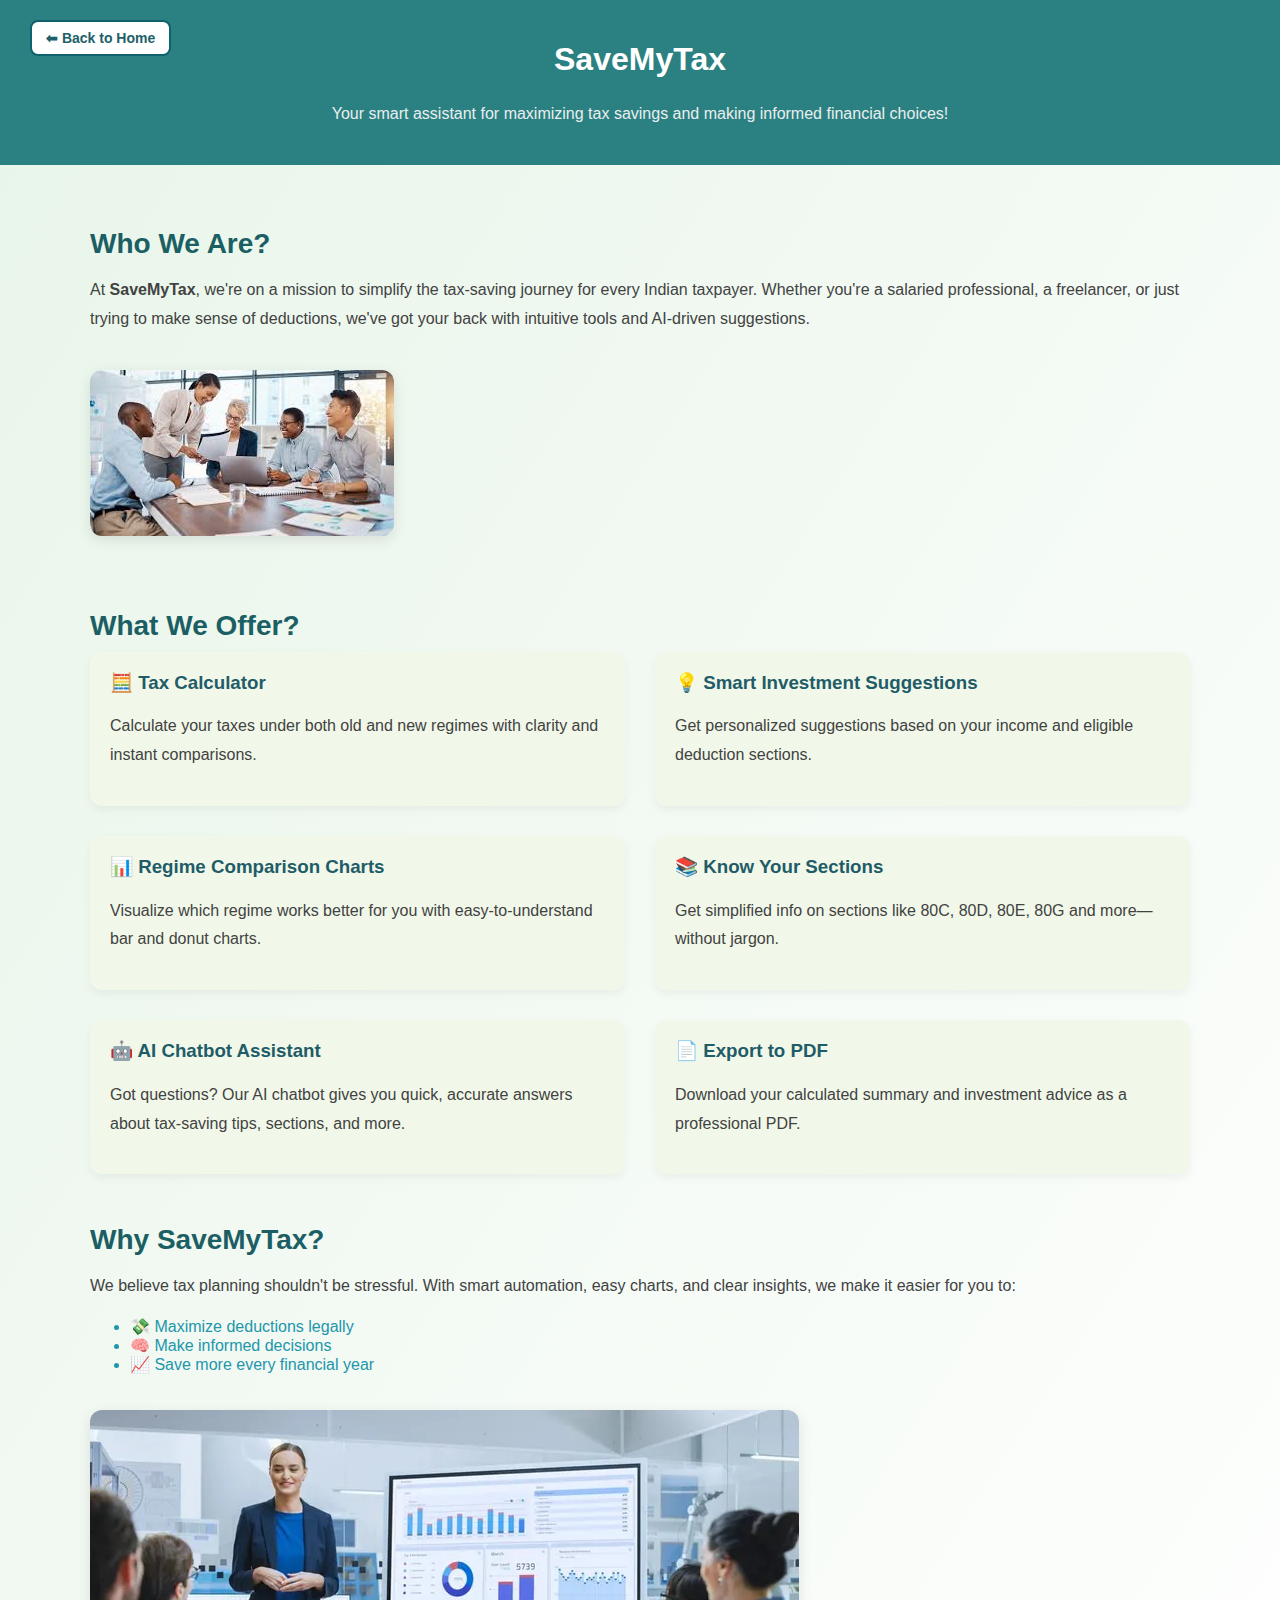
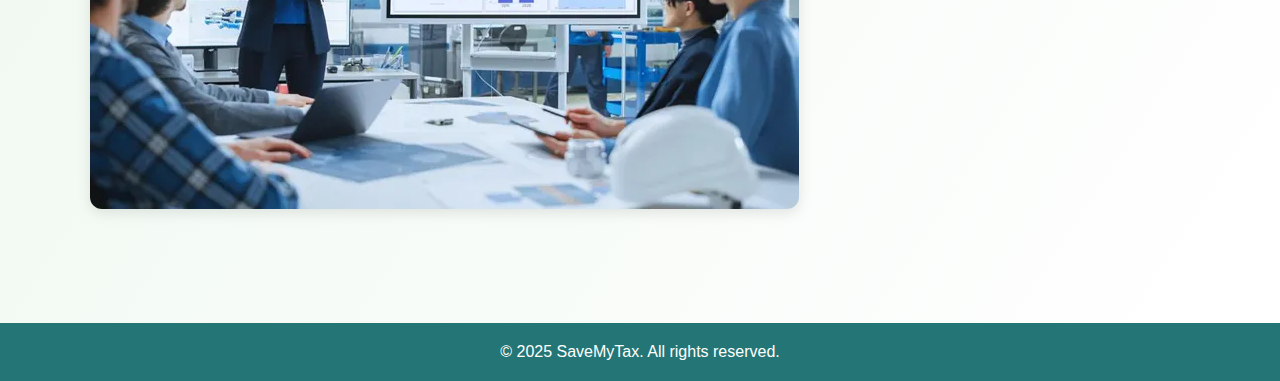
<file: aboutUs.html>
<!DOCTYPE html>
<html lang="en">
  <head>
    <meta charset="UTF-8" />
    <title>About Us | TaxOptimizer</title>
    <style>
      body {
        font-family: "Segoe UI", sans-serif;
        margin: 0;
        padding: 0;
        background: linear-gradient(to bottom right, #e8f5e9, #ffffff);
        color: #2196ab;
      }

      header {
        background-color: #2b8181;
        padding: 20px;
        color: white;
        text-align: center;
      }

      .container {
        max-width: 1100px;
        margin: auto;
        padding: 40px 20px;
      }

      .section {
        margin-bottom: 50px;
      }

      h2 {
        font-size: 28px;
        margin-bottom: 10px;
        color: #1b5f64;
      }

      p {
        font-size: 16px;
        line-height: 1.8;
        color: #424242;
      }

      img {
        max-width: 100%;
        border-radius: 12px;
        box-shadow: 0 4px 14px rgba(0, 0, 0, 0.1);
        margin: 20px 0;
      }

      .features {
        display: grid;
        grid-template-columns: 1fr 1fr;
        gap: 30px;
      }

      .feature-box {
        background: #f1f8e9;
        padding: 20px;
        border-radius: 12px;
        box-shadow: 0 4px 10px rgba(0, 0, 0, 0.05);
      }

      .feature-box h3 {
        margin-top: 0;
        color: #1f5c68;
      }

      footer {
        background: #247575;
        color: white;
        padding: 20px;
        text-align: center;
      }

      @media (max-width: 768px) {
        .features {
          grid-template-columns: 1fr;
        }
      }
      .head {
        font: bolder;
        color: #e9eeef;
      }
      .back-button {
        position: absolute;
        top: 20px;
        left: 30px;
        background-color: #ffffff;
        color: #216069;
        border: 2px solid #10616e;
        border-radius: 8px;
        padding: 8px 14px;
        font-size: 14px;
        font-weight: bold;
        cursor: pointer;
        transition: 0.3s ease;
        z-index: 999;
      }

      .back-button:hover {
        background-color: #247681;
        color: #fff;
      }
    </style>
  </head>
  <body>
    <button class="back-button" onclick="location.href='home.html'">
      ⬅ Back to Home
    </button>
    <header>
      <h1>SaveMyTax</h1>
      <p class="head">
        Your smart assistant for maximizing tax savings and making informed
        financial choices!
      </p>
    </header>

    <div class="container">
      <div class="section">
        <h2>Who We Are?</h2>
        <p>
          At <strong>SaveMyTax</strong>, we're on a mission to simplify the
          tax-saving journey for every Indian taxpayer. Whether you're a
          salaried professional, a freelancer, or just trying to make sense of
          deductions, we've got your back with intuitive tools and AI-driven
          suggestions.
        </p>
        <img src="/tax_panning.jpeg" alt="Team working on tax planning" />
      </div>

      <div class="section">
        <h2>What We Offer?</h2>
        <div class="features">
          <div class="feature-box">
            <h3>🧮 Tax Calculator</h3>
            <p>
              Calculate your taxes under both old and new regimes with clarity
              and instant comparisons.
            </p>
          </div>
          <div class="feature-box">
            <h3>💡 Smart Investment Suggestions</h3>
            <p>
              Get personalized suggestions based on your income and eligible
              deduction sections.
            </p>
          </div>
          <div class="feature-box">
            <h3>📊 Regime Comparison Charts</h3>
            <p>
              Visualize which regime works better for you with
              easy-to-understand bar and donut charts.
            </p>
          </div>
          <div class="feature-box">
            <h3>📚 Know Your Sections</h3>
            <p>
              Get simplified info on sections like 80C, 80D, 80E, 80G and
              more—without jargon.
            </p>
          </div>
          <div class="feature-box">
            <h3>🤖 AI Chatbot Assistant</h3>
            <p>
              Got questions? Our AI chatbot gives you quick, accurate answers
              about tax-saving tips, sections, and more.
            </p>
          </div>
          <div class="feature-box">
            <h3>📄 Export to PDF</h3>
            <p>
              Download your calculated summary and investment advice as a
              professional PDF.
            </p>
          </div>
        </div>
      </div>

      <div class="section">
        <h2>Why SaveMyTax?</h2>
        <p>
          We believe tax planning shouldn't be stressful. With smart automation,
          easy charts, and clear insights, we make it easier for you to:
        </p>
        <ul>
          <li>💸 Maximize deductions legally</li>
          <li>🧠 Make informed decisions</li>
          <li>📈 Save more every financial year</li>
        </ul>
        <img
          src="/visuals.webp"
          alt="Visual of data analytics and tax charts"
        />
      </div>
    </div>

    <footer>&copy; 2025 SaveMyTax. All rights reserved.</footer>
  </body>
</html>
</file>
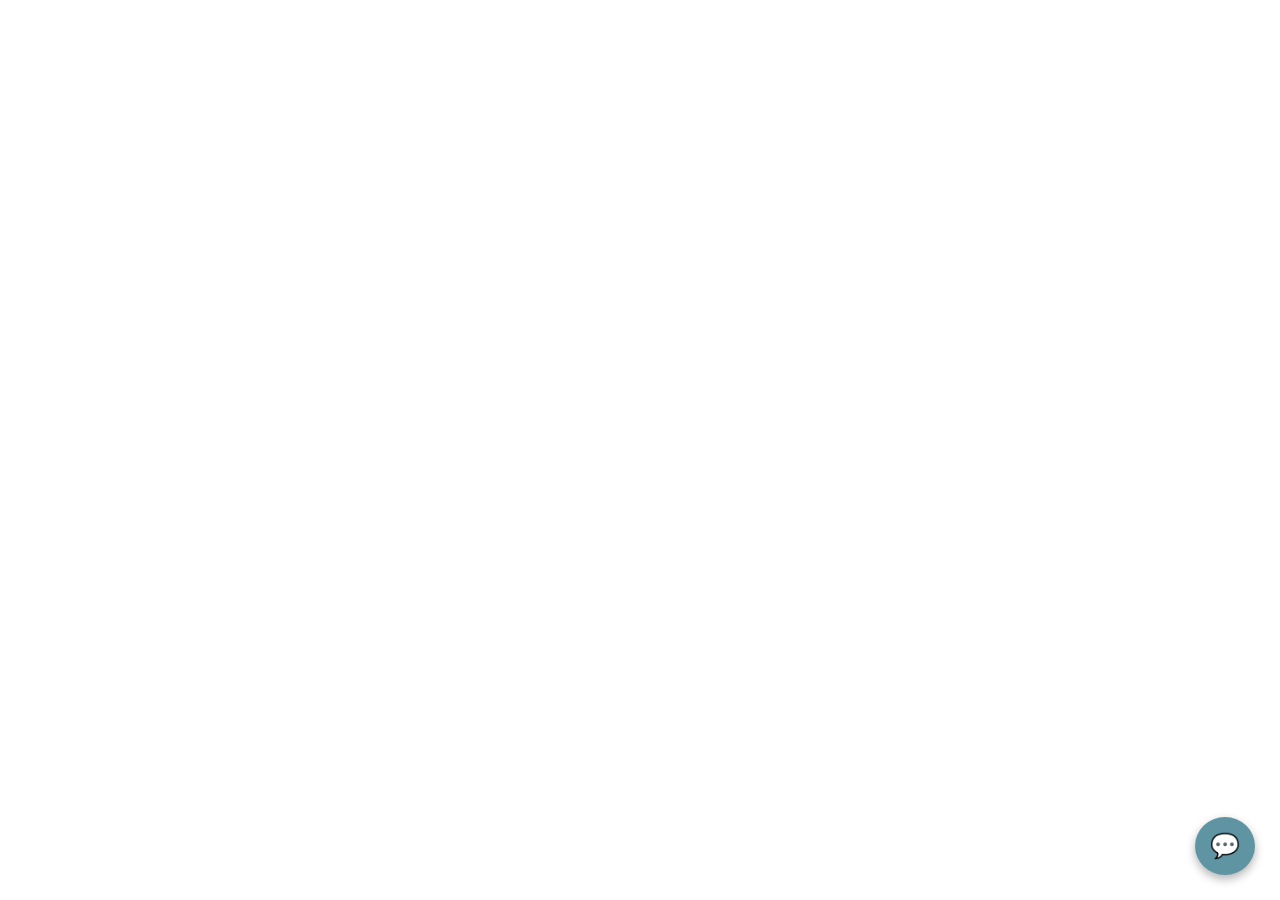
<file: c.html>
<!DOCTYPE html>
<html lang="en">
  <head>
    <meta charset="UTF-8" />
    <meta name="viewport" content="width=device-width, initial-scale=1.0" />
    <title>TaxBot - Chatbot</title>
    <link rel="stylesheet" href="c.css" />
  </head>
  <body>
    <!-- Floating Icon -->
    <div id="chatbot-icon" onclick="toggleChat()">💬</div>

    <!-- Chat Container -->
    <div id="chat-container" class="hidden">
      <div id="chat-header">Tax Assist</div>
      <div id="chat-box">
        <div id="suggestions" class="suggestion-container">
          <p>Try asking about:</p>
          <button
            class="suggestion-btn"
            onclick="sendSuggestion('Can you explain the latest changes in Section 80C for FY 2024-25?')"
          >
            📜 Changed rules of 80C?
          </button>
          <button
            class="suggestion-btn"
            onclick="sendSuggestion('Tell me the latest stock market news today')"
          >
            📰 Stock news today
          </button>
          <button
            class="suggestion-btn"
            onclick="sendSuggestion('How does investing in SIP help in tax saving?')"
          >
            💸 Invest in mutual fund SIP?
          </button>
          <button
            class="suggestion-btn"
            onclick="sendSuggestion('How can I save more tax this year?')"
          >
            💡 Tax Saving Tips
          </button>
        </div>
      </div>
      <div id="chat-input-area">
        <input type="text" id="user-input" placeholder="Ask something..." />
        <button onclick="sendMessage()">Send</button>
      </div>
    </div>

    <script src="c.js"></script>
  </body>
</html>
</file>
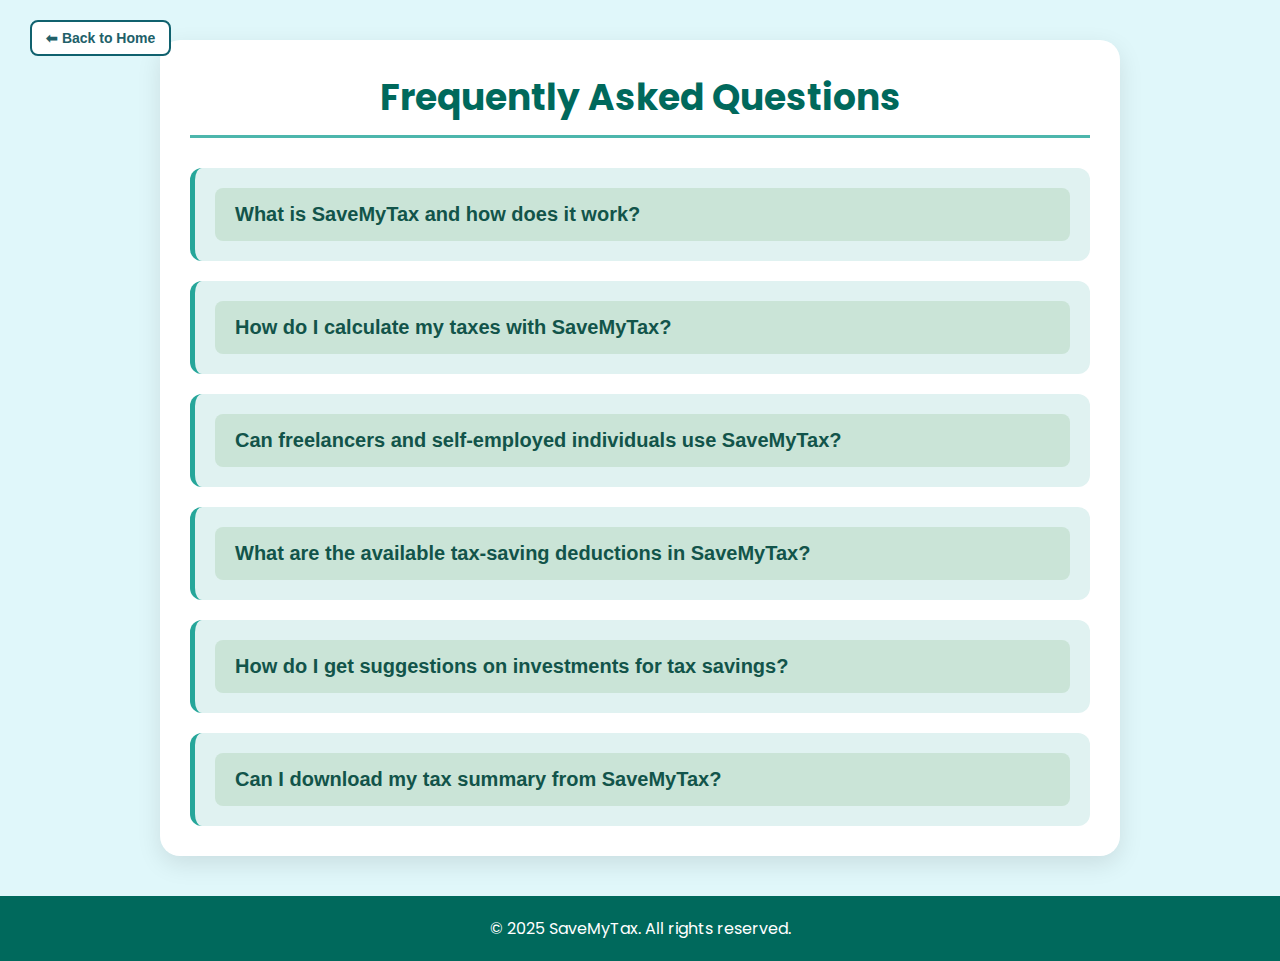
<file: faq.html>
<!DOCTYPE html>
<html lang="en">
  <head>
    <meta charset="UTF-8" />
    <meta name="viewport" content="width=device-width, initial-scale=1.0" />
    <title>FAQ | SaveMyTax</title>
    <link
      href="https://fonts.googleapis.com/css2?family=Poppins:wght@400;600&display=swap"
      rel="stylesheet"
    />
    <style>
      body {
        font-family: "Poppins", sans-serif;
        margin: 0;
        padding: 0;
        background: #e0f7fa;
      }

      .output-wrapper {
        margin: 40px auto;
        max-width: 900px;
        padding: 30px;
        background: white;
        border-radius: 20px;
        box-shadow: 0 8px 24px rgba(0, 0, 0, 0.1);
        display: flex;
        flex-direction: column;
        gap: 30px;
      }

      .faq-title {
        font-size: 36px;
        font-weight: 700;
        color: #00695c;
        text-align: center;
        border-bottom: 3px solid #4db6ac;
        padding-bottom: 10px;
      }

      .faq-section {
        display: flex;
        flex-direction: column;
        gap: 20px;
      }

      .faq-item {
        background: #e0f2f1;
        border-left: 5px solid #26a69a;
        padding: 20px;
        border-radius: 12px;
        transition: all 0.3s ease;
      }

      .faq-item:hover {
        box-shadow: 0 4px 16px rgba(0, 0, 0, 0.1);
      }

      .faq-item button {
        width: 100%;
        padding: 15px 20px;
        background-color: #cae4d7;
        color: rgb(18, 84, 74);
        font-size: 20px;
        font-weight: 600;
        text-align: left;
        border: none;
        border-radius: 8px;
        cursor: pointer;
        transition: background-color 0.3s;
      }

      .faq-item button:hover {
        background-color: #85b4ac;
      }

      .faq-item div {
        background-color: #ffffff;
        padding: 15px 20px;
        margin-top: 10px;
        border-radius: 8px;
        display: none;
        color: #333;
        font-size: 17px;
      }

      footer {
        background: #00695c;
        color: white;
        padding: 20px;
        text-align: center;
        font-size: 16px;
      }

      @media (max-width: 768px) {
        .output-wrapper {
          margin: 20px;
          padding: 20px;
        }

        .faq-title {
          font-size: 28px;
        }

        .faq-item button {
          font-size: 18px;
        }
      }
      .back-button {
        position: absolute;
        top: 20px;
        left: 30px;
        background-color: #ffffff;
        color: #216069;
        border: 2px solid #10616e;
        border-radius: 8px;
        padding: 8px 14px;
        font-size: 14px;
        font-weight: bold;
        cursor: pointer;
        transition: 0.3s ease;
        z-index: 999;
      }

      .back-button:hover {
        background-color: #247681;
        color: #fff;
      }
    </style>
  </head>
  <body>
    <button class="back-button" onclick="location.href='home.html'">
      ⬅ Back to Home
    </button>
    <div class="output-wrapper">
      <div class="faq-title">Frequently Asked Questions</div>
      <div class="faq-section">
        <div class="faq-item">
          <button onclick="toggleAnswer(1)">
            What is SaveMyTax and how does it work?
          </button>
          <div id="answer1">
            <p>
              SaveMyTax is a platform that helps Indian taxpayers optimize their
              taxes through an AI-driven tax calculator and smart deduction
              suggestions. It allows you to calculate taxes under both the old
              and new tax regimes and offers personalized tips for maximizing
              deductions.
            </p>
          </div>
        </div>

        <div class="faq-item">
          <button onclick="toggleAnswer(2)">
            How do I calculate my taxes with SaveMyTax?
          </button>
          <div id="answer2">
            <p>
              Simply enter your income details, eligible deductions, and any
              applicable exemptions. SaveMyTax will calculate your taxes under
              both old and new regimes and help you compare which regime
              provides the most savings.
            </p>
          </div>
        </div>

        <div class="faq-item">
          <button onclick="toggleAnswer(4)">
            Can freelancers and self-employed individuals use SaveMyTax?
          </button>
          <div id="answer4">
            <p>
              Yes, SaveMyTax is designed for all taxpayers, including
              freelancers and self-employed individuals. The platform helps you
              calculate taxes based on various income sources and offers
              suggestions on deductions that apply to your situation.
            </p>
          </div>
        </div>

        <div class="faq-item">
          <button onclick="toggleAnswer(5)">
            What are the available tax-saving deductions in SaveMyTax?
          </button>
          <div id="answer5">
            <p>
              SaveMyTax provides suggestions based on a variety of deductions
              such as Section 80C, 80D, 80G, and others. It helps you maximize
              your savings by ensuring you claim all eligible deductions under
              the law.
            </p>
          </div>
        </div>

        <div class="faq-item">
          <button onclick="toggleAnswer(6)">
            How do I get suggestions on investments for tax savings?
          </button>
          <div id="answer6">
            <p>
              SaveMyTax offers personalized investment suggestions based on your
              income, tax regime, and eligible deductions. These suggestions
              include options like PPF, ELSS, NPS, and more, helping you
              maximize your savings.
            </p>
          </div>
        </div>

        <div class="faq-item">
          <button onclick="toggleAnswer(7)">
            Can I download my tax summary from SaveMyTax?
          </button>
          <div id="answer7">
            <p>
              Yes, you can export your tax summary and investment suggestions to
              a PDF document for easy reference and record-keeping.
            </p>
          </div>
        </div>
      </div>
    </div>

    <footer>&copy; 2025 SaveMyTax. All rights reserved.</footer>

    <script>
      function toggleAnswer(id) {
        const answerDiv = document.getElementById("answer" + id);
        answerDiv.style.display =
          answerDiv.style.display === "block" ? "none" : "block";
      }
    </script>
  </body>
</html>
</file>
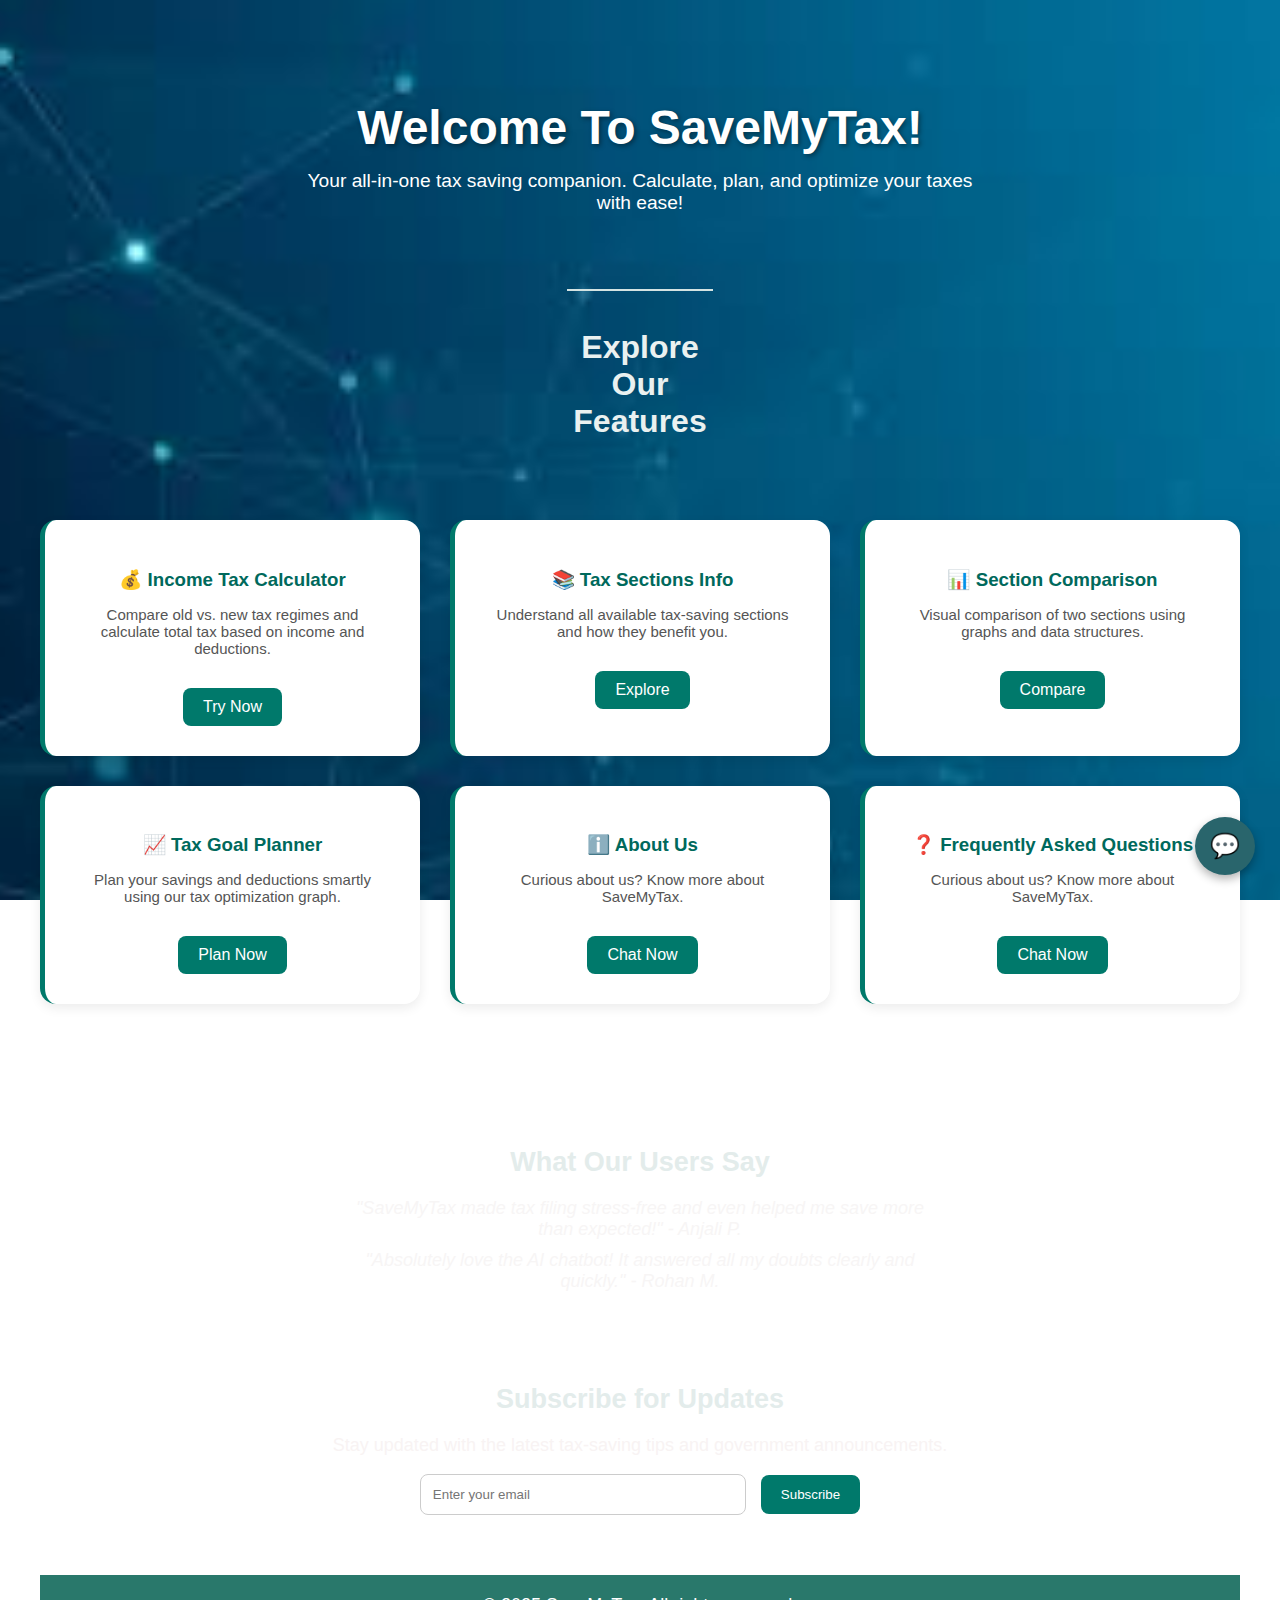
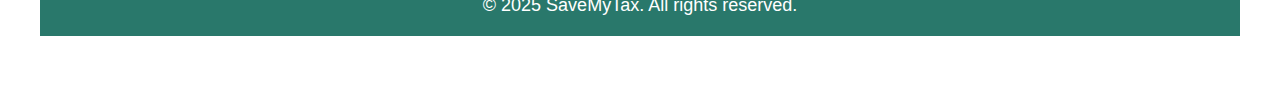
<file: home.html>
<!DOCTYPE html>
<html lang="en">
  <head>
    <meta charset="UTF-8" />
    <meta name="viewport" content="width=device-width, initial-scale=1.0" />
    <title>SaveMyTax - Home</title>
    <link rel="stylesheet" href="/new.css" />
  </head>
  <body>
    <header>
      <h1>Welcome To SaveMyTax!</h1>
      <p>
        Your all-in-one tax saving companion. Calculate, plan, and optimize your
        taxes with ease!
      </p>
    </header>
    <div class="sidebar-title">Explore Our Features</div>
    <section class="features">
      <div class="card">
        <h3>💰 Income Tax Calculator</h3>
        <p>
          Compare old vs. new tax regimes and calculate total tax based on
          income and deductions.
        </p>
        <a href="/index.html">Try Now</a>
      </div>
      <div class="card">
        <h3>📚 Tax Sections Info</h3>
        <p>
          Understand all available tax-saving sections and how they benefit you.
        </p>
        <a href="/info.html">Explore</a>
      </div>

      <div class="card">
        <h3>📊 Section Comparison</h3>
        <p>
          Visual comparison of two sections using graphs and data structures.
        </p>
        <a href="/chart.html">Compare</a>
      </div>
      <div class="card">
        <h3>📈 Tax Goal Planner</h3>
        <p>
          Plan your savings and deductions smartly using our tax optimization
          graph.
        </p>
        <a href="/tax_saving.html">Plan Now</a>
      </div>
      <div class="card">
        <h3>ℹ️ About Us</h3>
        <p>Curious about us? Know more about SaveMyTax.</p>
        <a href="/aboutUs.html">Chat Now</a>
      </div>
      <div class="card">
        <h3>❓ Frequently Asked Questions</h3>
        <p>Curious about us? Know more about SaveMyTax.</p>
        <a href="/faq.html">Chat Now</a>
      </div>
    </section>

    <section class="reviews">
      <h2>What Our Users Say</h2>
      <p class="review">
        "SaveMyTax made tax filing stress-free and even helped me save more than
        expected!" - Anjali P.
      </p>
      <p class="review">
        "Absolutely love the AI chatbot! It answered all my doubts clearly and
        quickly." - Rohan M.
      </p>

    <section class="newsletter">
      <h2>Subscribe for Updates</h2>
      <p>
        Stay updated with the latest tax-saving tips and government
        announcements.
      </p>
      <form onsubmit="subscribe(event)">
        <input
          type="email"
          id="email"
          placeholder="Enter your email"
          required
        />
        <button type="submit">Subscribe</button>
      </form>
    </section>
    <!-- Floating Icon -->
    <div id="chatbot-icon" onclick="toggleChat()">💬</div>
    <!-- Chat Container -->
    <div id="chat-container" class="hidden">
      <div id="chat-header">Tax Assist</div>
      <div id="chat-box">
        <div id="suggestions" class="suggestion-container">
          <p>Try asking about:</p>
          <button
            class="suggestion-btn"
            onclick="sendSuggestion('Can you explain the latest changes in Section 80C for FY 2024-25?')"
          >
            📜 Changed rules of 80C?
          </button>
          <button
            class="suggestion-btn"
            onclick="sendSuggestion('Tell me the basics of stock market')"
          >
            📰 More about stocks
          </button>
          <button
            class="suggestion-btn"
            onclick="sendSuggestion('How does investing in SIP help in tax saving?')"
          >
            💸 Invest in mutual fund SIP?
          </button>
          <button
            class="suggestion-btn"
            onclick="sendSuggestion('How can I save more tax this year?')"
          >
            💡 Tax Saving Tips
          </button>
        </div>
      </div>
      <div id="chat-input-area">
        <input type="text" id="user-input" placeholder="Ask something..." />
        <button onclick="sendMessage()">Send</button>
      </div>
    </div>

    <script src="/c.js"></script>
    <footer>&copy; 2025 SaveMyTax. All rights reserved.</footer>

    <script>
      function subscribe(event) {
        event.preventDefault();
        const email = document.getElementById("email").value;
        if (email) {
          alert(`Thanks for subscribing, ${email}! We'll keep you posted.`);
          document.getElementById("email").value = "";
        }
      }

      function toggleAnswer(id) {
        const answerDiv = document.getElementById("answer" + id);
        answerDiv.style.display =
          answerDiv.style.display === "block" ? "none" : "block";
      }
    </script>
  </body>
</html>
</file>
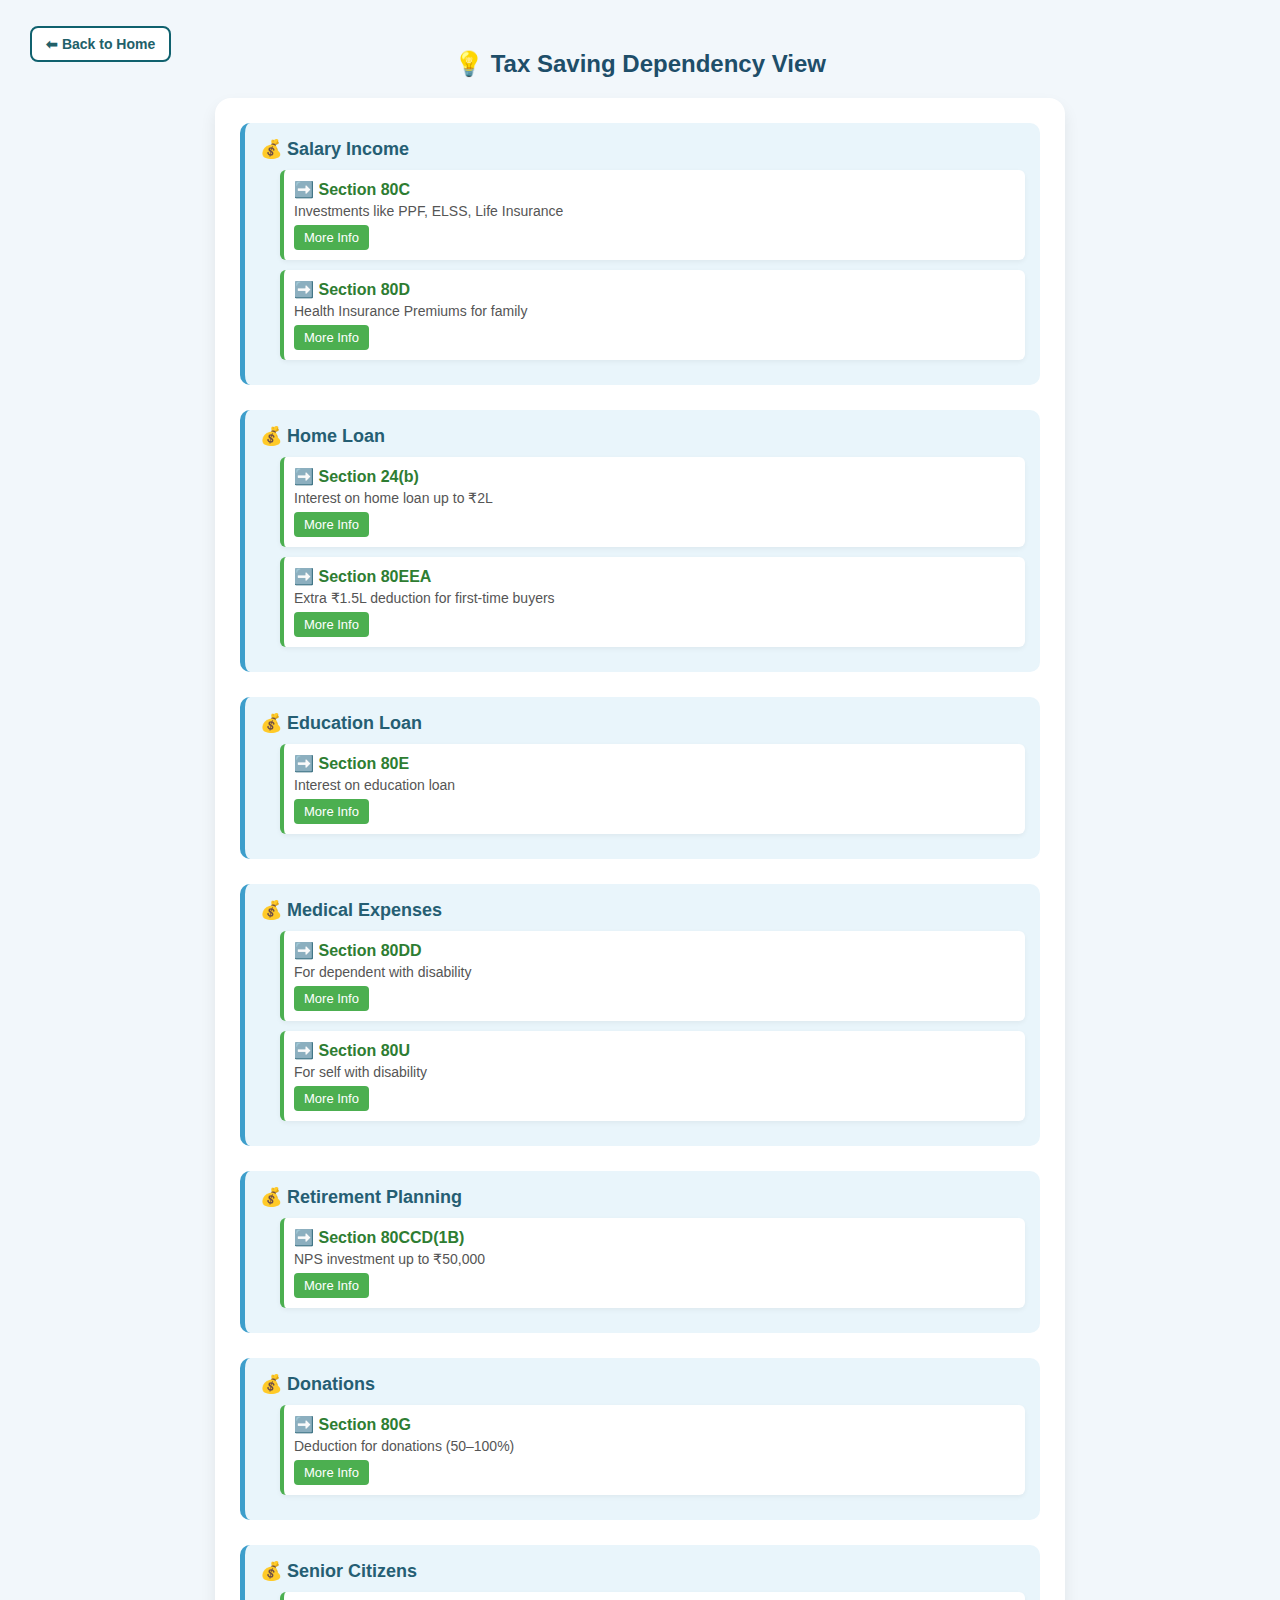
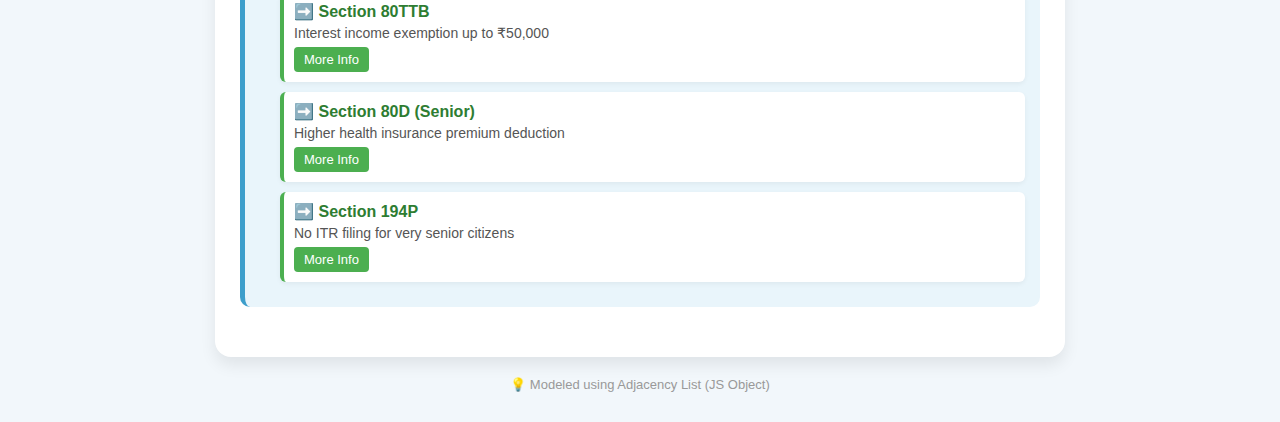
<file: info.html>
<!DOCTYPE html>
<html lang="en">
  <head>
    <meta charset="UTF-8" />
    <meta name="viewport" content="width=device-width, initial-scale=1.0" />
    <title>Tax Section Graph View</title>
    <style>
      /* Same CSS as before – trimmed here for brevity */
      body {
        font-family: "Segoe UI", sans-serif;
        background: #f2f7fb;
        margin: 0;
        padding: 30px;
        display: flex;
        flex-direction: column;
        align-items: center;
      }
      h2 {
        color: #1e4e69;
        margin-bottom: 20px;
      }
      .graph-container {
        width: 90%;
        max-width: 800px;
        background: white;
        padding: 25px;
        border-radius: 16px;
        box-shadow: 0 8px 16px rgba(0, 0, 0, 0.08);
      }
      .node-group {
        margin-bottom: 25px;
        padding: 15px;
        border-left: 5px solid #3d9ecb;
        background: #e9f5fb;
        border-radius: 10px;
      }
      .node-title {
        font-size: 18px;
        font-weight: 600;
        color: #255e73;
      }
      .connections {
        margin-top: 10px;
        padding-left: 20px;
      }
      .connection {
        margin-bottom: 10px;
        padding: 10px;
        background: #fff;
        border-left: 4px solid #4caf50;
        border-radius: 6px;
        box-shadow: 0 2px 5px rgba(0, 0, 0, 0.05);
      }
      .section {
        font-weight: 500;
        color: #2e7d32;
      }
      .benefit {
        color: #555;
        font-size: 14px;
        margin-top: 4px;
      }
      button {
        margin-top: 6px;
        font-size: 13px;
        cursor: pointer;
        background: #4caf50;
        color: white;
        border: none;
        border-radius: 4px;
        padding: 5px 10px;
      }
      .details {
        display: none;
        margin-top: 8px;
        font-size: 13px;
        background: #f9f9f9;
        border-left: 3px solid #2196f3;
        padding: 8px;
        border-radius: 5px;
      }
      .details a {
        color: #1e88e5;
      }
      .footer {
        font-size: 13px;
        margin-top: 20px;
        color: #999;
      }
      .back-button {
        position: absolute;
        top: 20px;
        left: 30px;
        background-color: #ffffff;
        color: #216069;
        border: 2px solid #10616e;
        border-radius: 8px;
        padding: 8px 14px;
        font-size: 14px;
        font-weight: bold;
        cursor: pointer;
        transition: 0.3s ease;
        z-index: 999;
      }

      .back-button:hover {
        background-color: #247681;
        color: #fff;
      }
    </style>
  </head>
  <body>
    <button class="back-button" onclick="location.href='home.html'">
      ⬅ Back to Home
    </button>
    <h2>💡 Tax Saving Dependency View</h2>
    <div class="graph-container" id="graphView"></div>
    <div class="footer">💡 Modeled using Adjacency List (JS Object)</div>

    <script>
      // Formal Adjacency List Model
      const taxGraph = {
        "Salary Income": [
          {
            section: "Section 80C",
            benefit: "Investments like PPF, ELSS, Life Insurance",
            details:
              "Allows deduction up to ₹1.5L. Eligible investments include Public Provident Fund, Employee Provident Fund, tax-saving FDs, NSC, and life insurance premiums. It's the most commonly used section for salaried individuals. ELSS mutual funds offer market-linked returns with a lock-in of 3 years. Diversifying across instruments under 80C can maximize benefit.",
            link: "https://www.incometax.gov.in/iec/foportal/help/individual/80c",
          },
          {
            section: "Section 80D",
            benefit: "Health Insurance Premiums for family",
            details:
              "Covers deduction of ₹25,000 for non-senior citizens and ₹50,000 for senior citizens. Applicable to policies for self, spouse, children, and parents. Preventive health check-ups are also included within the limit. It encourages proactive health planning. Premiums paid in modes other than cash are eligible.",
            link: "https://cleartax.in/s/section-80d-deductions-health-insurance",
          },
        ],
        "Home Loan": [
          {
            section: "Section 24(b)",
            benefit: "Interest on home loan up to ₹2L",
            details:
              "Provides tax benefit on interest paid on housing loan for a self-occupied property. The property should be acquired within 5 years from the end of the financial year. Deduction is available only after construction is complete. Pre-construction interest can be claimed in 5 equal installments. It's a major relief for home buyers.",
            link: "https://www.incometax.gov.in/iec/foportal/help/individual/24b",
          },
          {
            section: "Section 80EEA",
            benefit: "Extra ₹1.5L deduction for first-time buyers",
            details:
              "Only for individuals buying affordable housing (property < ₹45L). The home loan must be sanctioned between specific time periods as per IT rules. This deduction is in addition to Section 24(b). The taxpayer should not own any other residential house on loan sanction date. Helps boost affordable housing sector.",
            link: "https://cleartax.in/s/section-80eea",
          },
        ],
        "Education Loan": [
          {
            section: "Section 80E",
            benefit: "Interest on education loan",
            details:
              "Deduction is available for 8 years from the start of repayment. Covers higher education in India or abroad for self, spouse, or children. No upper limit on interest deduction. The loan must be from a recognized financial or charitable institution. Promotes quality education without financial burden.",
            link: "https://cleartax.in/s/section-80e",
          },
        ],
        "Medical Expenses": [
          {
            section: "Section 80DD",
            benefit: "For dependent with disability",
            details:
              "Provides ₹75,000–₹1.25L deduction depending on severity. Requires a valid medical certificate for the dependent. Covers expenses like rehabilitation, nursing, and maintenance of the disabled person. The dependent must not have claimed 80U themselves. Encourages care and support for dependents with disabilities.",
            link: "https://cleartax.in/s/section-80dd",
          },
          {
            section: "Section 80U",
            benefit: "For self with disability",
            details:
              "Fixed deduction for resident individuals with a certified disability. No need to show actual expenses incurred. The amount is ₹75,000 for general disability and ₹1.25L for severe disability. Certificate should be from a recognized medical authority. Helps reduce tax liability for differently-abled taxpayers.",
            link: "https://cleartax.in/s/section-80u",
          },
        ],
        "Retirement Planning": [
          {
            section: "Section 80CCD(1B)",
            benefit: "NPS investment up to ₹50,000",
            details:
              "An additional deduction available beyond 80C. Only applicable for Tier I NPS account contributions. Encourages long-term retirement planning with market-linked returns. Contributions are locked till retirement or partial withdrawal conditions. Suitable for individuals planning a secure financial future.",
            link: "https://cleartax.in/s/section-80ccd",
          },
        ],
        Donations: [
          {
            section: "Section 80G",
            benefit: "Deduction for donations (50–100%)",
            details:
              "Donations to approved NGOs or relief funds can be claimed. Cash donations above ₹2,000 not eligible for deduction. Contributions must be backed by receipts and PAN of the donee. Helps encourage social responsibility and philanthropy. Certain donations qualify for 100% deduction without limits.",
            link: "https://cleartax.in/s/section-80g",
          },
        ],
        "Senior Citizens": [
          {
            section: "Section 80TTB",
            benefit: "Interest income exemption up to ₹50,000",
            details:
              "Applies only to senior citizens (60+ years). Covers savings account, FD, and RD interest earned during the year. Deduction is over and above the standard ₹10,000 under 80TTA. Offers relief from tax burden on passive income. Helps secure stable income post-retirement.",
            link: "https://cleartax.in/s/section-80ttb",
          },
          {
            section: "Section 80D (Senior)",
            benefit: "Higher health insurance premium deduction",
            details:
              "Provides deduction of up to ₹50,000 for medical insurance paid for self or spouse (aged 60+). Includes medical check-up costs up to ₹5,000. Encourages timely health insurance coverage in old age. Payments must be non-cash. Eases medical cost burden for the elderly.",
            link: "https://cleartax.in/s/section-80d-deductions-health-insurance",
          },
          {
            section: "Section 194P",
            benefit: "No ITR filing for very senior citizens",
            details:
              "If aged 75+ with pension and interest income only, and taxes deducted by banks, no need to file ITR. Bank must be a notified one under this rule. Declaration form must be submitted to the bank. Simplifies compliance for aged individuals. Aims to ease tax process for the elderly.",
            link: "https://cleartax.in/s/section-194p",
          },
        ],
      };

      // Render Function (Same as before)
      function renderGraph(graph) {
        const container = document.getElementById("graphView");
        container.innerHTML = "";

        for (const [income, dependencies] of Object.entries(graph)) {
          const group = document.createElement("div");
          group.className = "node-group";

          const title = document.createElement("div");
          title.className = "node-title";
          title.textContent = `💰 ${income}`;
          group.appendChild(title);

          const connectionList = document.createElement("div");
          connectionList.className = "connections";

          dependencies.forEach((dep) => {
            const conn = document.createElement("div");
            conn.className = "connection";

            const section = document.createElement("div");
            section.className = "section";
            section.innerHTML = `➡️ <strong>${dep.section}</strong>`;

            const benefit = document.createElement("div");
            benefit.className = "benefit";
            benefit.textContent = dep.benefit;

            const toggle = document.createElement("button");
            toggle.textContent = "More Info";

            const details = document.createElement("div");
            details.className = "details";
            details.innerHTML = `<p>${dep.details}</p><a href="${dep.link}" target="_blank">🔗 View Official Info</a>`;

            toggle.onclick = () => {
              details.style.display =
                details.style.display === "none" ? "block" : "none";
            };

            conn.appendChild(section);
            conn.appendChild(benefit);
            conn.appendChild(toggle);
            conn.appendChild(details);
            connectionList.appendChild(conn);
          });

          group.appendChild(connectionList);
          container.appendChild(group);
        }
      }

      renderGraph(taxGraph);
    </script>
  </body>
</html>
</file>
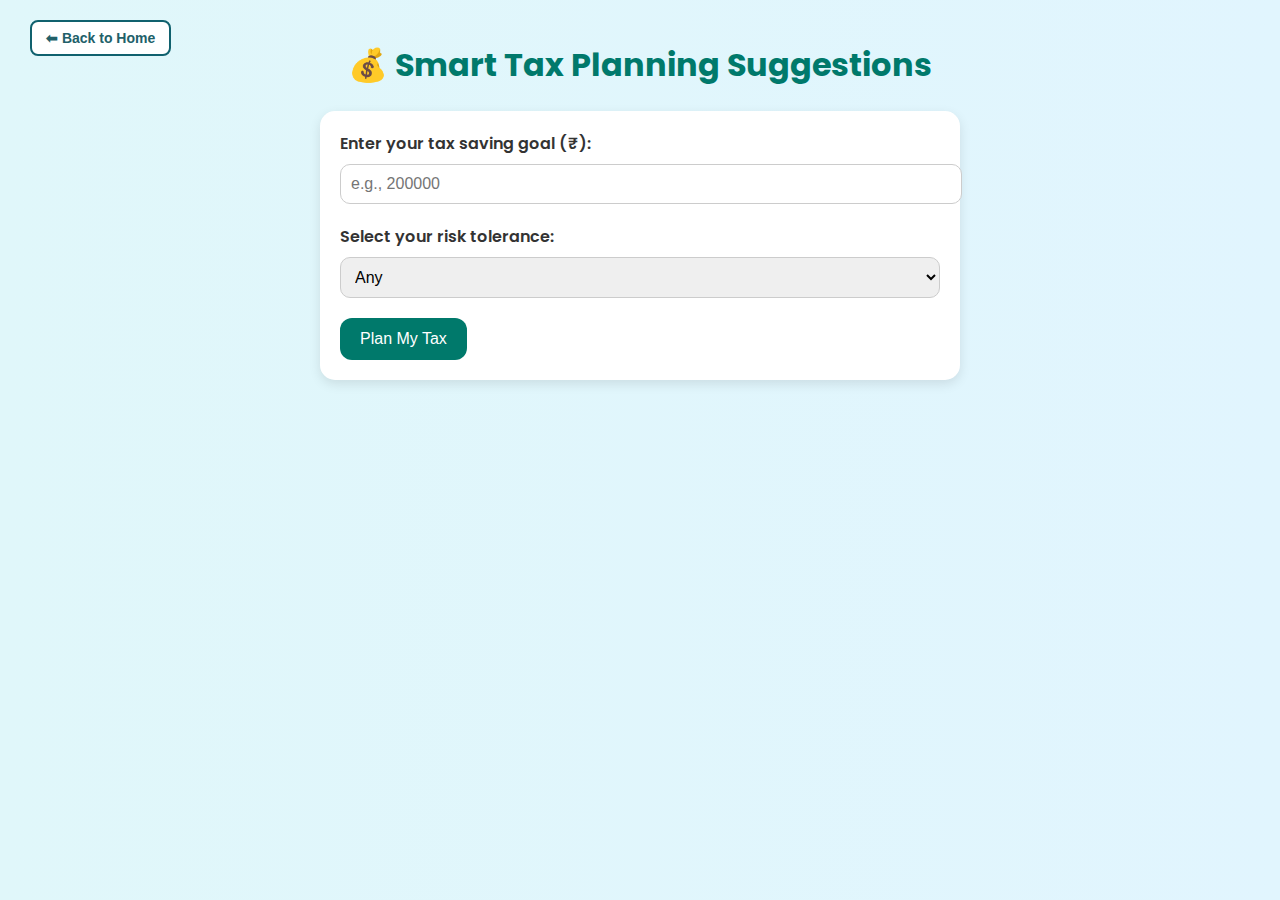
<file: tax_saving.html>
<!DOCTYPE html>
<html lang="en">
  <head>
    <meta charset="UTF-8" />
    <meta name="viewport" content="width=device-width, initial-scale=1.0" />
    <title>Smart Tax Planner</title>
    <link
      href="https://fonts.googleapis.com/css2?family=Poppins:wght@400;600&display=swap"
      rel="stylesheet"
    />
    <style>
      body {
        font-family: "Poppins", sans-serif;
        background: linear-gradient(to right, #e0f7fa, #e1f5fe);
        margin: 0;
        padding: 20px;
        color: #333;
      }

      h1 {
        text-align: center;
        color: #00796b;
      }

      .input-section {
        max-width: 600px;
        margin: 20px auto;
        background: #ffffff;
        padding: 20px;
        border-radius: 15px;
        box-shadow: 0 4px 12px rgba(0, 0, 0, 0.1);
      }

      .input-section label {
        display: block;
        margin-bottom: 8px;
        font-weight: 600;
      }

      .input-section input,
      .input-section select {
        width: 100%;
        padding: 10px;
        margin-bottom: 20px;
        border: 1px solid #ccc;
        border-radius: 10px;
        font-size: 16px;
      }

      .input-section button {
        background-color: #00796b;
        color: white;
        padding: 12px 20px;
        border: none;
        border-radius: 12px;
        font-size: 16px;
        cursor: pointer;
      }

      .planner-result {
        max-width: 1100px;
        margin: 30px auto;
      }

      .card {
        background: white;
        border-radius: 15px;
        box-shadow: 0 4px 12px rgba(0, 0, 0, 0.1);
        padding: 20px;
        margin-bottom: 20px;
        transition: transform 0.3s ease;
      }

      .card:hover {
        transform: translateY(-5px);
      }

      .card h2 {
        margin-top: 0;
        color: #00695c;
      }

      .details p {
        margin: 5px 0;
        font-size: 14px;
      }

      .tag {
        display: inline-block;
        padding: 4px 8px;
        border-radius: 12px;
        font-size: 12px;
        font-weight: 600;
        color: white;
      }

      .tag.Low {
        background-color: #4db6ac;
      }
      .tag.Moderate {
        background-color: #ffa000;
      }
      .tag.High {
        background-color: #e53935;
      }

      .shortfall {
        background-color: #fff3e0;
        color: #e65100;
        padding: 15px;
        border-radius: 10px;
        margin-top: 30px;
        font-weight: bold;
      }

      .alt-tip {
        background-color: #e1f5fe;
        color: #0277bd;
        padding: 12px;
        margin-top: 10px;
        border-left: 5px solid #03a9f4;
        border-radius: 10px;
        font-size: 14px;
      }
      .back-button {
        position: absolute;
        top: 20px;
        left: 30px;
        background-color: #ffffff;
        color: #216069;
        border: 2px solid #10616e;
        border-radius: 8px;
        padding: 8px 14px;
        font-size: 14px;
        font-weight: bold;
        cursor: pointer;
        transition: 0.3s ease;
        z-index: 999;
      }

      .back-button:hover {
        background-color: #247681;
        color: #fff;
      }
    </style>
  </head>
  <body>
    <button class="back-button" onclick="location.href='home.html'">
      ⬅ Back to Home
    </button>
    <h1>💰 Smart Tax Planning Suggestions</h1>

    <div class="input-section">
      <label for="goal">Enter your tax saving goal (₹):</label>
      <input type="number" id="goal" placeholder="e.g., 200000" min="10000" />

      <label for="risk">Select your risk tolerance:</label>
      <select id="risk">
        <option value="Any">Any</option>
        <option value="Low">Low</option>
        <option value="Moderate">Moderate</option>
        <option value="High">High</option>
      </select>

      <button onclick="generatePlan()">Plan My Tax</button>
    </div>

    <div class="planner-result" id="plannerResult"></div>

    <script>
      const taxSavingOptions = [
        {
          name: "PPF",
          maxDeduction: 150000,
          lockInYears: 15,
          risk: "Low",
          section: "80C",
          returnRate: 7.1,
        },
        {
          name: "ELSS",
          maxDeduction: 150000,
          lockInYears: 3,
          risk: "High",
          section: "80C",
          returnRate: 12,
        },
        {
          name: "NPS",
          maxDeduction: 50000,
          lockInYears: 60,
          risk: "Moderate",
          section: "80CCD(1B)",
          returnRate: 8,
        },
        {
          name: "Life Insurance",
          maxDeduction: 150000,
          lockInYears: 5,
          risk: "Low",
          section: "80C",
          returnRate: 6,
        },
        {
          name: "Medical Insurance",
          maxDeduction: 25000,
          lockInYears: 0,
          risk: "Low",
          section: "80D",
          returnRate: 0,
        },
        {
          name: "Education Loan Interest",
          maxDeduction: 200000,
          lockInYears: 8,
          risk: "Moderate",
          section: "80E",
          returnRate: 0,
        },
        {
          name: "Home Loan Interest",
          maxDeduction: 200000,
          lockInYears: 10,
          risk: "Moderate",
          section: "24(b)",
          returnRate: 0,
        },
      ];

      function getReason(option, riskTolerance) {
        if (option.returnRate >= 10)
          return "High returns make it ideal for wealth growth.";
        if (option.section === "80C")
          return "Eligible for deduction under Section 80C.";
        if (option.section === "80D")
          return "Covers medical expenses with tax benefit.";
        if (option.section.includes("CCD"))
          return "Extra deduction benefit under 80CCD(1B).";
        if (option.section === "80E")
          return "Great for students repaying education loans.";
        if (option.section === "24(b)")
          return "Helps reduce interest burden on home loans.";
        if (riskTolerance === option.risk)
          return `Matches your '${option.risk}' risk tolerance.`;
        return "Balanced option suitable for diversified planning.";
      }

      function suggestTaxPlan(goalAmount, riskTolerance = "Any") {
        let suggestions = [];
        let remaining = goalAmount;

        const filteredOptions = taxSavingOptions
          .filter(
            (option) => riskTolerance === "Any" || option.risk === riskTolerance
          )
          .sort((a, b) => b.returnRate - a.returnRate);

        for (let option of filteredOptions) {
          if (remaining <= 0) break;

          const invest = Math.min(option.maxDeduction, remaining);
          const totalReturn =
            option.returnRate > 0
              ? invest * (1 + (option.returnRate / 100) * option.lockInYears)
              : invest;

          suggestions.push({
            investment: option.name,
            amountInvested: invest,
            section: option.section,
            risk: option.risk,
            expectedReturnRate: `${option.returnRate}% p.a.`,
            expectedValueAtMaturity: `₹${totalReturn.toFixed(2)}`,
            lockInPeriod: `${option.lockInYears} years`,
            reasonForSelection: getReason(option, riskTolerance),
          });

          remaining -= invest;
        }

        let result = {
          goalAmount: `₹${goalAmount}`,
          riskTolerance: riskTolerance,
          suggestions: suggestions,
        };

        if (remaining > 0) {
          result.shortfall = `⚠️ Target not fully met. Shortfall: ₹${remaining}`;
          result.alternativeTip =
            "💡 Try increasing your goal, widening your risk tolerance, or considering non-tax-saving investments.";
        }

        return result;
      }

      function renderPlan(result) {
        const container = document.getElementById("plannerResult");
        container.innerHTML = "";

        result.suggestions.forEach((s) => {
          container.innerHTML += `
          <div class="card">
            <h2>${s.investment} <span class="tag ${s.risk}">${s.risk}</span></h2>
            <div class="details">
              <p><strong>Invest:</strong> ₹${s.amountInvested}</p>
              <p><strong>Section:</strong> ${s.section}</p>
              <p><strong>Expected Return:</strong> ${s.expectedReturnRate}</p>
              <p><strong>Lock-in Period:</strong> ${s.lockInPeriod}</p>
              <p><strong>Value at Maturity:</strong> ${s.expectedValueAtMaturity}</p>
              <p><strong>Why?</strong> ${s.reasonForSelection}</p>
            </div>
          </div>
        `;
        });

        if (result.shortfall) {
          container.innerHTML += `<div class="shortfall">${result.shortfall}</div>`;
          container.innerHTML += `<div class="alt-tip">${result.alternativeTip}</div>`;
        }
      }

      function generatePlan() {
        const goal = parseInt(document.getElementById("goal").value);
        const risk = document.getElementById("risk").value;

        if (isNaN(goal) || goal <= 0) {
          alert("Please enter a valid goal amount.");
          return;
        }

        const result = suggestTaxPlan(goal, risk);
        renderPlan(result);
      }
    </script>
  </body>
</html>
</file>
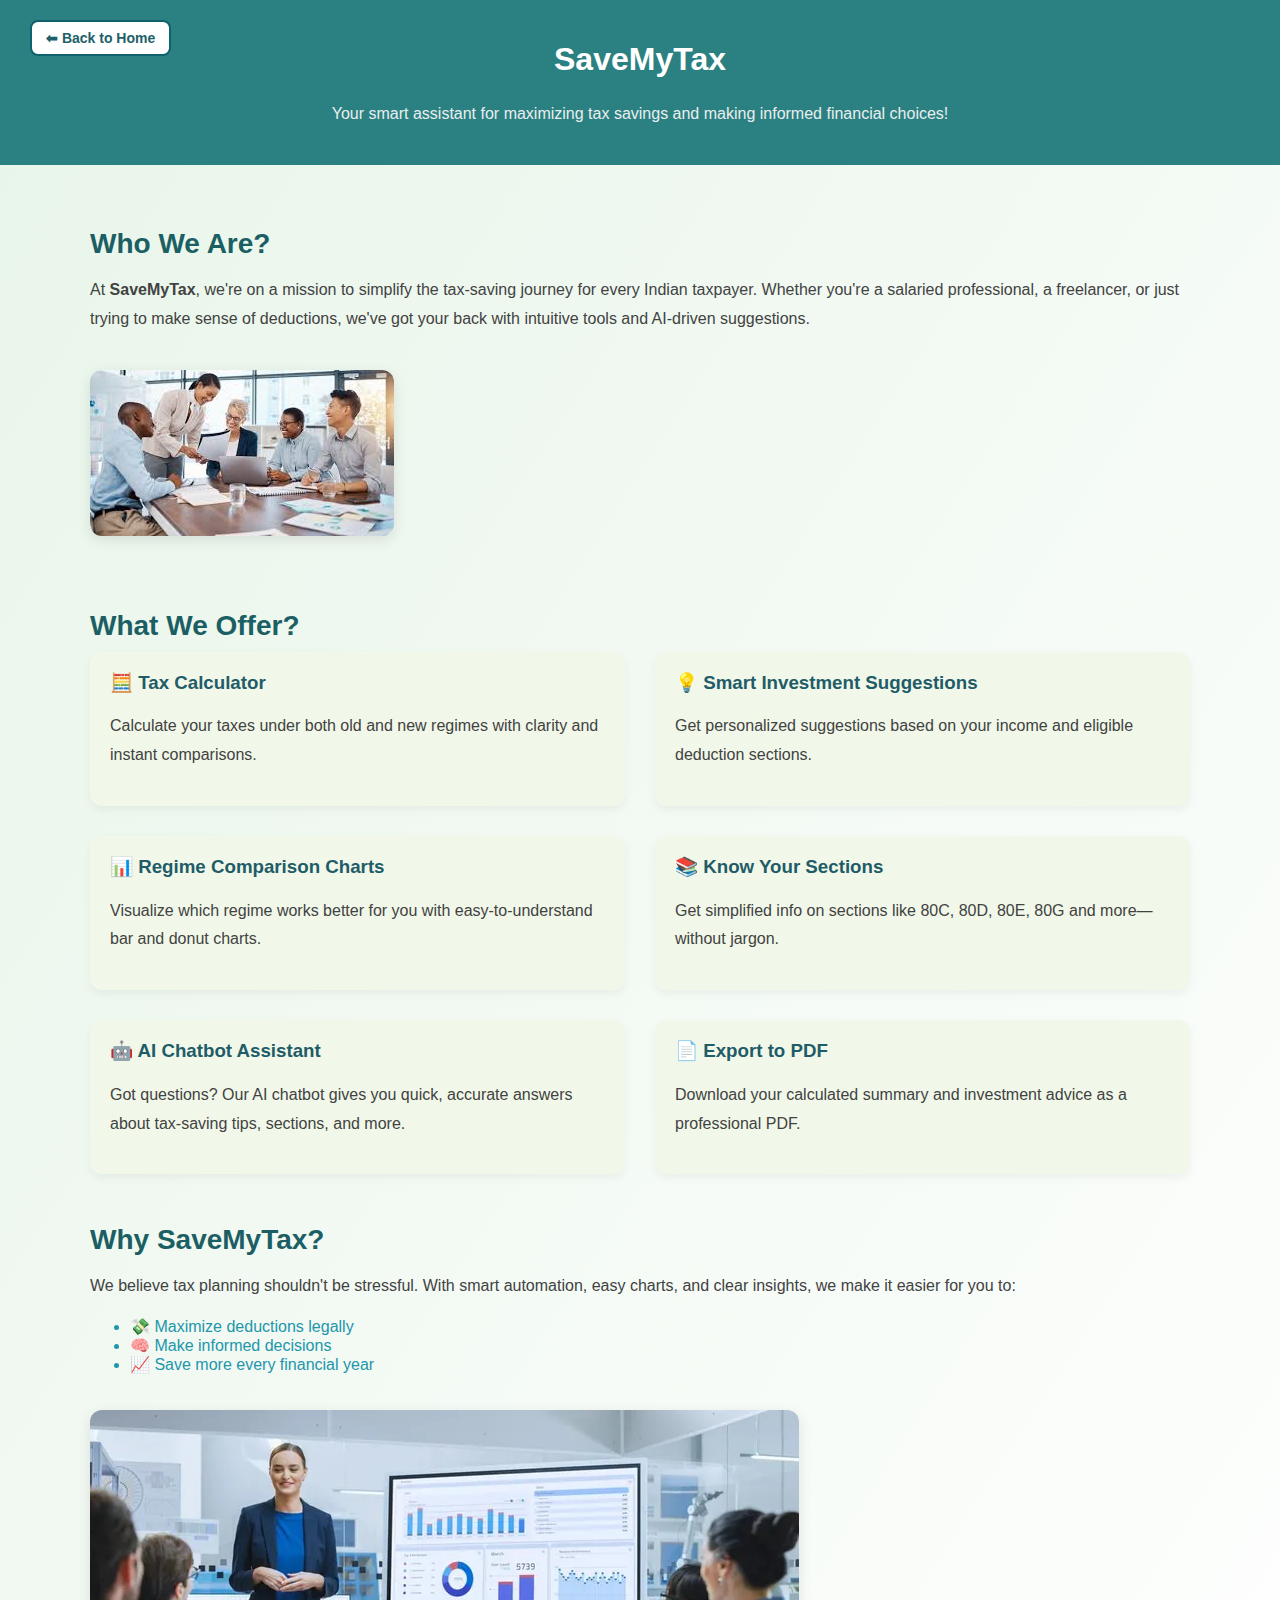
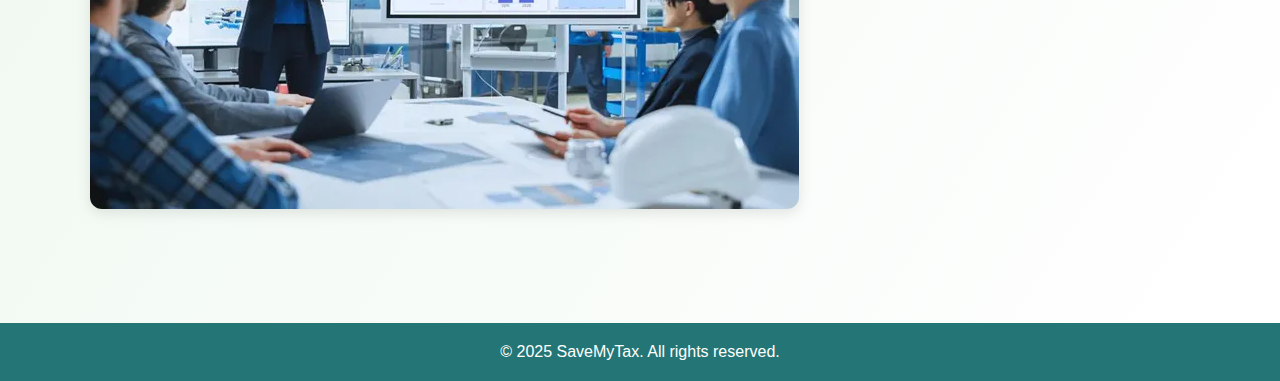
<file: SaveMyTax/aboutUs.html>
<!DOCTYPE html>
<html lang="en">
  <head>
    <meta charset="UTF-8" />
    <title>About Us | TaxOptimizer</title>
    <style>
      body {
        font-family: "Segoe UI", sans-serif;
        margin: 0;
        padding: 0;
        background: linear-gradient(to bottom right, #e8f5e9, #ffffff);
        color: #2196ab;
      }

      header {
        background-color: #2b8181;
        padding: 20px;
        color: white;
        text-align: center;
      }

      .container {
        max-width: 1100px;
        margin: auto;
        padding: 40px 20px;
      }

      .section {
        margin-bottom: 50px;
      }

      h2 {
        font-size: 28px;
        margin-bottom: 10px;
        color: #1b5f64;
      }

      p {
        font-size: 16px;
        line-height: 1.8;
        color: #424242;
      }

      img {
        max-width: 100%;
        border-radius: 12px;
        box-shadow: 0 4px 14px rgba(0, 0, 0, 0.1);
        margin: 20px 0;
      }

      .features {
        display: grid;
        grid-template-columns: 1fr 1fr;
        gap: 30px;
      }

      .feature-box {
        background: #f1f8e9;
        padding: 20px;
        border-radius: 12px;
        box-shadow: 0 4px 10px rgba(0, 0, 0, 0.05);
      }

      .feature-box h3 {
        margin-top: 0;
        color: #1f5c68;
      }

      footer {
        background: #247575;
        color: white;
        padding: 20px;
        text-align: center;
      }

      @media (max-width: 768px) {
        .features {
          grid-template-columns: 1fr;
        }
      }
      .head {
        font: bolder;
        color: #e9eeef;
      }
      .back-button {
        position: absolute;
        top: 20px;
        left: 30px;
        background-color: #ffffff;
        color: #216069;
        border: 2px solid #10616e;
        border-radius: 8px;
        padding: 8px 14px;
        font-size: 14px;
        font-weight: bold;
        cursor: pointer;
        transition: 0.3s ease;
        z-index: 999;
      }

      .back-button:hover {
        background-color: #247681;
        color: #fff;
      }
    </style>
  </head>
  <body>
    <button class="back-button" onclick="location.href='index.html'">
      ⬅ Back to Home
    </button>
    <header>
      <h1>SaveMyTax</h1>
      <p class="head">
        Your smart assistant for maximizing tax savings and making informed
        financial choices!
      </p>
    </header>

    <div class="container">
      <div class="section">
        <h2>Who We Are?</h2>
        <p>
          At <strong>SaveMyTax</strong>, we're on a mission to simplify the
          tax-saving journey for every Indian taxpayer. Whether you're a
          salaried professional, a freelancer, or just trying to make sense of
          deductions, we've got your back with intuitive tools and AI-driven
          suggestions.
        </p>
        <img
          src="/SaveMyTax/tax_panning.jpeg"
          alt="Team working on tax planning"
        />
      </div>

      <div class="section">
        <h2>What We Offer?</h2>
        <div class="features">
          <div class="feature-box">
            <h3>🧮 Tax Calculator</h3>
            <p>
              Calculate your taxes under both old and new regimes with clarity
              and instant comparisons.
            </p>
          </div>
          <div class="feature-box">
            <h3>💡 Smart Investment Suggestions</h3>
            <p>
              Get personalized suggestions based on your income and eligible
              deduction sections.
            </p>
          </div>
          <div class="feature-box">
            <h3>📊 Regime Comparison Charts</h3>
            <p>
              Visualize which regime works better for you with
              easy-to-understand bar and donut charts.
            </p>
          </div>
          <div class="feature-box">
            <h3>📚 Know Your Sections</h3>
            <p>
              Get simplified info on sections like 80C, 80D, 80E, 80G and
              more—without jargon.
            </p>
          </div>
          <div class="feature-box">
            <h3>🤖 AI Chatbot Assistant</h3>
            <p>
              Got questions? Our AI chatbot gives you quick, accurate answers
              about tax-saving tips, sections, and more.
            </p>
          </div>
          <div class="feature-box">
            <h3>📄 Export to PDF</h3>
            <p>
              Download your calculated summary and investment advice as a
              professional PDF.
            </p>
          </div>
        </div>
      </div>

      <div class="section">
        <h2>Why SaveMyTax?</h2>
        <p>
          We believe tax planning shouldn't be stressful. With smart automation,
          easy charts, and clear insights, we make it easier for you to:
        </p>
        <ul>
          <li>💸 Maximize deductions legally</li>
          <li>🧠 Make informed decisions</li>
          <li>📈 Save more every financial year</li>
        </ul>
        <img
          src="/SaveMyTax/visuals.webp"
          alt="Visual of data analytics and tax charts"
        />
      </div>
    </div>

    <footer>&copy; 2025 SaveMyTax. All rights reserved.</footer>
  </body>
</html>
</file>
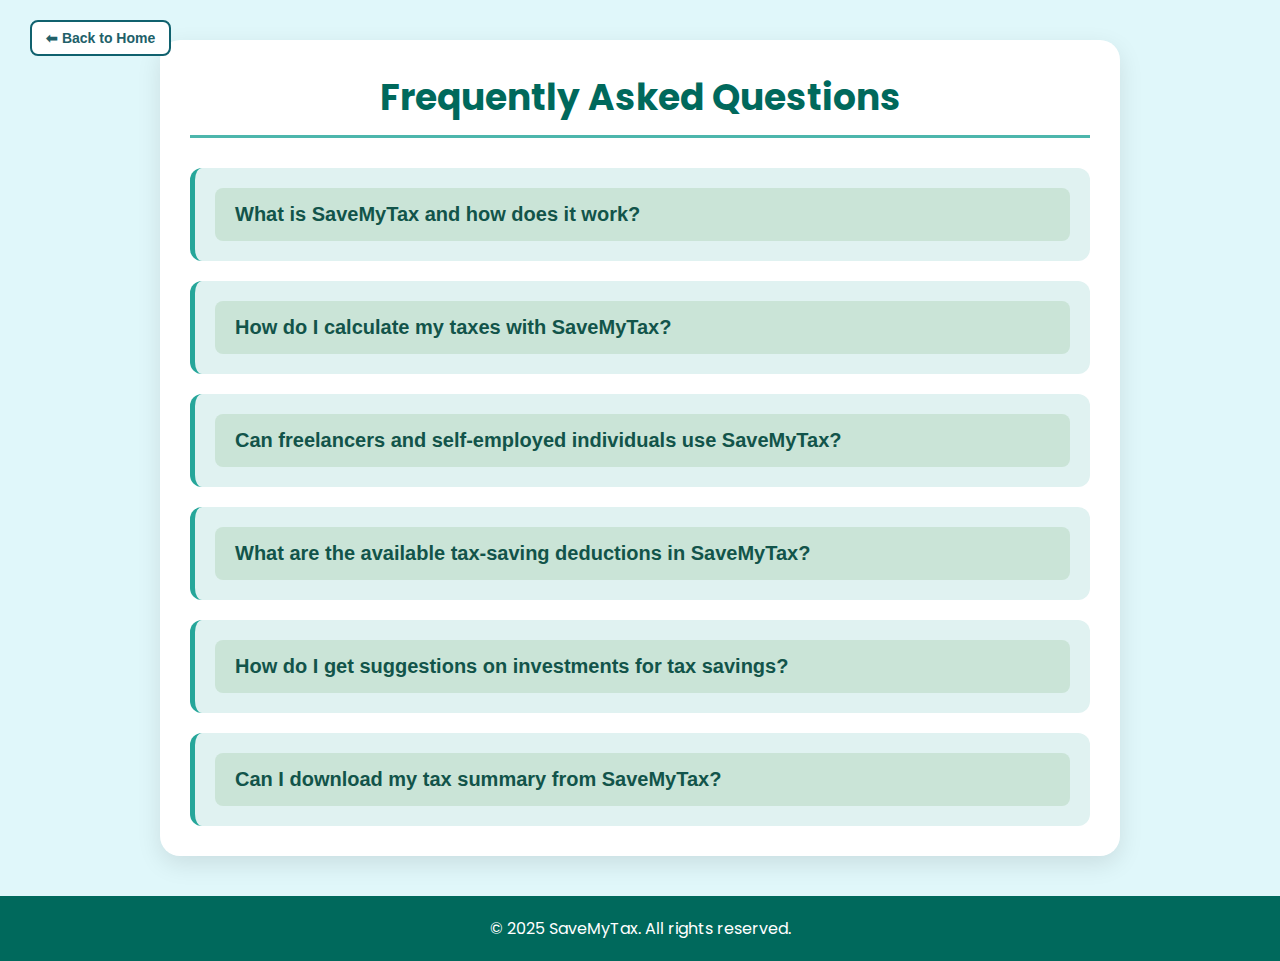
<file: SaveMyTax/faq.html>
<!DOCTYPE html>
<html lang="en">
  <head>
    <meta charset="UTF-8" />
    <meta name="viewport" content="width=device-width, initial-scale=1.0" />
    <title>FAQ | SaveMyTax</title>
    <link
      href="https://fonts.googleapis.com/css2?family=Poppins:wght@400;600&display=swap"
      rel="stylesheet"
    />
    <style>
      body {
        font-family: "Poppins", sans-serif;
        margin: 0;
        padding: 0;
        background: #e0f7fa;
      }

      .output-wrapper {
        margin: 40px auto;
        max-width: 900px;
        padding: 30px;
        background: white;
        border-radius: 20px;
        box-shadow: 0 8px 24px rgba(0, 0, 0, 0.1);
        display: flex;
        flex-direction: column;
        gap: 30px;
      }

      .faq-title {
        font-size: 36px;
        font-weight: 700;
        color: #00695c;
        text-align: center;
        border-bottom: 3px solid #4db6ac;
        padding-bottom: 10px;
      }

      .faq-section {
        display: flex;
        flex-direction: column;
        gap: 20px;
      }

      .faq-item {
        background: #e0f2f1;
        border-left: 5px solid #26a69a;
        padding: 20px;
        border-radius: 12px;
        transition: all 0.3s ease;
      }

      .faq-item:hover {
        box-shadow: 0 4px 16px rgba(0, 0, 0, 0.1);
      }

      .faq-item button {
        width: 100%;
        padding: 15px 20px;
        background-color: #cae4d7;
        color: rgb(18, 84, 74);
        font-size: 20px;
        font-weight: 600;
        text-align: left;
        border: none;
        border-radius: 8px;
        cursor: pointer;
        transition: background-color 0.3s;
      }

      .faq-item button:hover {
        background-color: #85b4ac;
      }

      .faq-item div {
        background-color: #ffffff;
        padding: 15px 20px;
        margin-top: 10px;
        border-radius: 8px;
        display: none;
        color: #333;
        font-size: 17px;
      }

      footer {
        background: #00695c;
        color: white;
        padding: 20px;
        text-align: center;
        font-size: 16px;
      }

      @media (max-width: 768px) {
        .output-wrapper {
          margin: 20px;
          padding: 20px;
        }

        .faq-title {
          font-size: 28px;
        }

        .faq-item button {
          font-size: 18px;
        }
      }
      .back-button {
        position: absolute;
        top: 20px;
        left: 30px;
        background-color: #ffffff;
        color: #216069;
        border: 2px solid #10616e;
        border-radius: 8px;
        padding: 8px 14px;
        font-size: 14px;
        font-weight: bold;
        cursor: pointer;
        transition: 0.3s ease;
        z-index: 999;
      }

      .back-button:hover {
        background-color: #247681;
        color: #fff;
      }
    </style>
  </head>
  <body>
    <button class="back-button" onclick="location.href='index.html'">
      ⬅ Back to Home
    </button>
    <div class="output-wrapper">
      <div class="faq-title">Frequently Asked Questions</div>
      <div class="faq-section">
        <div class="faq-item">
          <button onclick="toggleAnswer(1)">
            What is SaveMyTax and how does it work?
          </button>
          <div id="answer1">
            <p>
              SaveMyTax is a platform that helps Indian taxpayers optimize their
              taxes through an AI-driven tax calculator and smart deduction
              suggestions. It allows you to calculate taxes under both the old
              and new tax regimes and offers personalized tips for maximizing
              deductions.
            </p>
          </div>
        </div>

        <div class="faq-item">
          <button onclick="toggleAnswer(2)">
            How do I calculate my taxes with SaveMyTax?
          </button>
          <div id="answer2">
            <p>
              Simply enter your income details, eligible deductions, and any
              applicable exemptions. SaveMyTax will calculate your taxes under
              both old and new regimes and help you compare which regime
              provides the most savings.
            </p>
          </div>
        </div>

        <div class="faq-item">
          <button onclick="toggleAnswer(4)">
            Can freelancers and self-employed individuals use SaveMyTax?
          </button>
          <div id="answer4">
            <p>
              Yes, SaveMyTax is designed for all taxpayers, including
              freelancers and self-employed individuals. The platform helps you
              calculate taxes based on various income sources and offers
              suggestions on deductions that apply to your situation.
            </p>
          </div>
        </div>

        <div class="faq-item">
          <button onclick="toggleAnswer(5)">
            What are the available tax-saving deductions in SaveMyTax?
          </button>
          <div id="answer5">
            <p>
              SaveMyTax provides suggestions based on a variety of deductions
              such as Section 80C, 80D, 80G, and others. It helps you maximize
              your savings by ensuring you claim all eligible deductions under
              the law.
            </p>
          </div>
        </div>

        <div class="faq-item">
          <button onclick="toggleAnswer(6)">
            How do I get suggestions on investments for tax savings?
          </button>
          <div id="answer6">
            <p>
              SaveMyTax offers personalized investment suggestions based on your
              income, tax regime, and eligible deductions. These suggestions
              include options like PPF, ELSS, NPS, and more, helping you
              maximize your savings.
            </p>
          </div>
        </div>

        <div class="faq-item">
          <button onclick="toggleAnswer(7)">
            Can I download my tax summary from SaveMyTax?
          </button>
          <div id="answer7">
            <p>
              Yes, you can export your tax summary and investment suggestions to
              a PDF document for easy reference and record-keeping.
            </p>
          </div>
        </div>
      </div>
    </div>

    <footer>&copy; 2025 SaveMyTax. All rights reserved.</footer>

    <script>
      function toggleAnswer(id) {
        const answerDiv = document.getElementById("answer" + id);
        answerDiv.style.display =
          answerDiv.style.display === "block" ? "none" : "block";
      }
    </script>
  </body>
</html>
</file>
<file: c.css>
body {
  font-family: "Segoe UI", sans-serif;
  margin: 0;
  padding: 0;
}
/* Floating icon */
#chatbot-icon {
  position: fixed;
  bottom: 25px;
  right: 25px;
  background-color: #5f94a3;
  color: white;
  border-radius: 50%;
  padding: 15px;
  font-size: 24px;
  cursor: pointer;
  box-shadow: 0 4px 10px rgba(0, 0, 0, 0.3);
  z-index: 1000;
}
/* Chat popup */
#chat-container {
  position: fixed;
  bottom: 90px;
  right: 25px;
  width: 350px;
  height: 500px;
  background: white;
  border-radius: 12px;
  box-shadow: 0 4px 20px rgba(0, 0, 0, 0.2);
  display: flex;
  flex-direction: column;
  overflow: hidden;
  z-index: 1000;
}
/* Hidden class */
.hidden {
  display: none;
}
/* Header */
#chat-header {
  background-color: #0b5ed7;
  color: white;
  padding: 12px 16px;
  font-weight: bold;
}
/* Chat messages */
#chat-box {
  flex: 1;
  padding: 12px;
  overflow-y: auto;
  background-color: #f5f7fa;
}
#chat-box div {
  margin-bottom: 10px;
  line-height: 1.4;
}
.bot-message {
  background: #c8d8ed;
  padding: 8px;
  border-radius: 10px;
  max-width: fit-content;
  margin-right: auto;
  font-size: medium;
  text-wrap: break-word;
  text-align: left;
}
.user-message {
  background: #b7d5c8;
  padding: 10px;
  border-radius: 10px;
  max-width: fit-content;
  margin-left: auto;
  font-size: medium;
  text-wrap: break-word;
  text-align: right;
}
/* Input area */
#chat-input-area {
  display: flex;
  border-top: 1px solid #ddd;
}

#user-input {
  flex: 1;
  padding: 10px;
  border: none;
  outline: none;
}

#chat-input-area button {
  padding: 10px 15px;
  border: none;
  background-color: #0b5ed7;
  color: white;
  cursor: pointer;
}
#chat-container {
  transition: all 0.3s ease;
  transform: scale(1);
  opacity: 1;
}

#chat-container.hidden {
  transform: scale(0.95);
  opacity: 0;
  pointer-events: none;
}
.suggestion-container {
  background-color: #f0f4ff;
  padding: 8px;
  border-radius: 10px;
  margin: 8px;
  text-align: center;
  animation: fadeIn 0.5s ease-in-out;
}

.suggestion-container p {
  margin-bottom: 8px;
  font-weight: bold;
  color: #333;
}

.suggestion-container button {
  background-color: #e0ecff;
  border: none;
  color: #1a73e8;
  padding: 6px 10px;
  margin: 4px;
  border-radius: 20px;
  cursor: pointer;
  font-size: 14px;
  transition: background-color 0.3s;
}

.suggestion-container button:hover {
  background-color: #d4e4ff;
}

@keyframes fadeIn {
  from {
    opacity: 0;
    transform: translateY(5px);
  }
  to {
    opacity: 1;
    transform: translateY(0);
  }
}
.suggestion-btn {
  margin: 8px 5px;
  padding: 10px 14px;
  border: none;
  background: #e0e7ff;
  border-radius: 20px;
  cursor: pointer;
  transition: all 0.3s ease;
  font-weight: 500;
}
.suggestion-btn:hover {
  background: #c7d2fe;
}
.bot-message ul {
  padding-left: 15px;
  margin: 8px 0;
}

.bot-message li {
  margin-bottom: 5px;
}

.bot-message p {
  margin: 5px 0;
  line-height: 1.4;
}
</file>
<file: new.css>
body {
  margin: 0;
  font-family: "Poppins", sans-serif;
  background: url("/home_bg.jpeg") no-repeat center center fixed;
  background-size: cover; /* Ensure the image covers the entire page */

  color: #f8f3f3;
}

header {
  /* background: rgba(0, 0, 0, 0.5); Semi-transparent overlay */
  color: white;
  text-align: center;
  padding: 100px 20px 60px;
}

header h1 {
  font-size: 3em;
  margin: 0;
  text-shadow: 2px 2px 5px rgba(0, 0, 0, 0.4);
}

header p {
  font-size: 1.2em;
  max-width: 700px;
  margin: 15px auto;
}

.features {
  display: grid;
  grid-template-columns: repeat(auto-fit, minmax(340px, 1fr));
  gap: 30px;
  padding: 60px 40px;
}

.card {
  background: white;
  padding: 30px;
  border-radius: 16px;
  border-left: 5px solid #00796b;
  box-shadow: 0 4px 12px rgba(0, 0, 0, 0.08);
  transition: transform 0.3s ease;
  text-align: center;
}

.card:hover {
  transform: translateY(-6px);
}

.card h3 {
  margin-bottom: 12px;
  color: #00695c;
}

.card p {
  font-size: 15px;
  color: #555;
}

.card a {
  margin-top: 16px;
  display: inline-block;
  padding: 10px 20px;
  background: #00796b;
  color: white;
  border-radius: 8px;
  text-decoration: none;
  transition: background 0.3s;
}

.card a:hover {
  background: #004d40;
}

.reviews,
.newsletter {
  padding: 60px 40px;
  text-align: center;
  font-size: large;
  background: url("/home_bg.jpeg") no-repeat center center fixed;
  background-size: cover;
}

.reviews h2,
.newsletter h2 {
  color: #e3eceb;
  margin-bottom: 20px;
}

.review {
  font-style: italic;
  margin: 10px auto;
  max-width: 600px;
  color: #f7f5f5;
  font: 40px;
}

.newsletter input[type="email"] {
  padding: 12px;
  width: 300px;
  max-width: 90%;
  margin-right: 10px;
  border: 1px solid #ccc;
  border-radius: 8px;
}

.newsletter button {
  padding: 12px 20px;
  background: #00796b;
  color: white;
  border: none;
  border-radius: 8px;
  cursor: pointer;
}

.newsletter button:hover {
  background: #5cb0a2;
}

footer {
  padding: 20px;
  background: #29786b;
  color: white;
  text-align: center;
  margin-bottom: 0%;
}
.sidebar-title {
  font-size: 32px;
  font-weight: 600;
  margin-right: 15cm;
  margin-left: 15cm;
  margin-bottom: 10px;
  padding-top: 1cm;
  text-align: center;
  color: #eaf1f0;
  border-top: 2px solid #d4e3e2;
  padding-bottom: 10px;
}
/* Floating icon */
#chatbot-icon {
  position: fixed;
  bottom: 25px;
  right: 25px;
  background-color: #29656c;
  color: white;
  border-radius: 50%;
  padding: 15px;
  font-size: 24px;
  cursor: pointer;
  box-shadow: 0 4px 10px rgba(0, 0, 0, 0.3);
  z-index: 1000;
}
/* Chat popup */
#chat-container {
  position: fixed;
  bottom: 90px;
  right: 25px;
  width: 350px;
  height: 500px;
  background: white;
  border-radius: 12px;
  box-shadow: 0 4px 20px rgba(0, 0, 0, 0.2);
  display: flex;
  flex-direction: column;
  overflow: hidden;
  z-index: 1000;
}
/* Hidden class */
.hidden {
  display: none;
}
/* Header */
#chat-header {
  background-color: #327985;
  color: white;
  padding: 12px 16px;
  font-weight: bold;
}
/* Chat messages */
#chat-box {
  flex: 1;
  padding: 12px;
  overflow-y: auto;
  background-color: #f5f7fa;
}
#chat-box div {
  margin-bottom: 10px;
  line-height: 1.4;
}
.bot-message {
  background: #7089a6;
  padding: 8px;
  border-radius: 10px;
  max-width: fit-content;
  margin-right: auto;
  font-size: medium;
  text-wrap: break-word;
  text-align: left;
}
.user-message {
  background: #598285;
  padding: 10px;
  border-radius: 10px;
  max-width: fit-content;
  margin-left: auto;
  font-size: medium;
  text-wrap: break-word;
  text-align: right;
}
/* Input area */
#chat-input-area {
  display: flex;
  border-top: 1px solid #ddd;
}

#user-input {
  flex: 1;
  padding: 10px;
  border: none;
  outline: none;
}

#chat-input-area button {
  padding: 10px 15px;
  border: none;
  background-color: #307a8b;
  color: white;
  cursor: pointer;
}
#chat-container {
  transition: all 0.3s ease;
  transform: scale(1);
  opacity: 1;
}

#chat-container.hidden {
  transform: scale(0.95);
  opacity: 0;
  pointer-events: none;
}
.suggestion-container {
  background-color: #f0f4ff;
  padding: 8px;
  border-radius: 10px;
  margin: 8px;
  text-align: center;
  animation: fadeIn 0.5s ease-in-out;
}

.suggestion-container p {
  margin-bottom: 8px;
  font-weight: bold;
  color: #333;
}

.suggestion-container button {
  background-color: #abf0f0;
  border: none;
  color: #275764;
  padding: 6px 10px;
  margin: 4px;
  border-radius: 20px;
  cursor: pointer;
  font-size: 14px;
  transition: background-color 0.3s;
}

.suggestion-container button:hover {
  background-color: #b6d2d7;
}

@keyframes fadeIn {
  from {
    opacity: 0;
    transform: translateY(5px);
  }
  to {
    opacity: 1;
    transform: translateY(0);
  }
}
.suggestion-btn {
  margin: 8px 5px;
  padding: 10px 14px;
  border: none;
  background: #e0e7ff;
  border-radius: 20px;
  cursor: pointer;
  transition: all 0.3s ease;
  font-weight: 500;
}
.suggestion-btn:hover {
  background: #c7d2fe;
}
.bot-message ul {
  padding-left: 15px;
  margin: 8px 0;
}

.bot-message li {
  margin-bottom: 5px;
}

.bot-message p {
  margin: 5px 0;
  line-height: 1.4;
}
</file>
